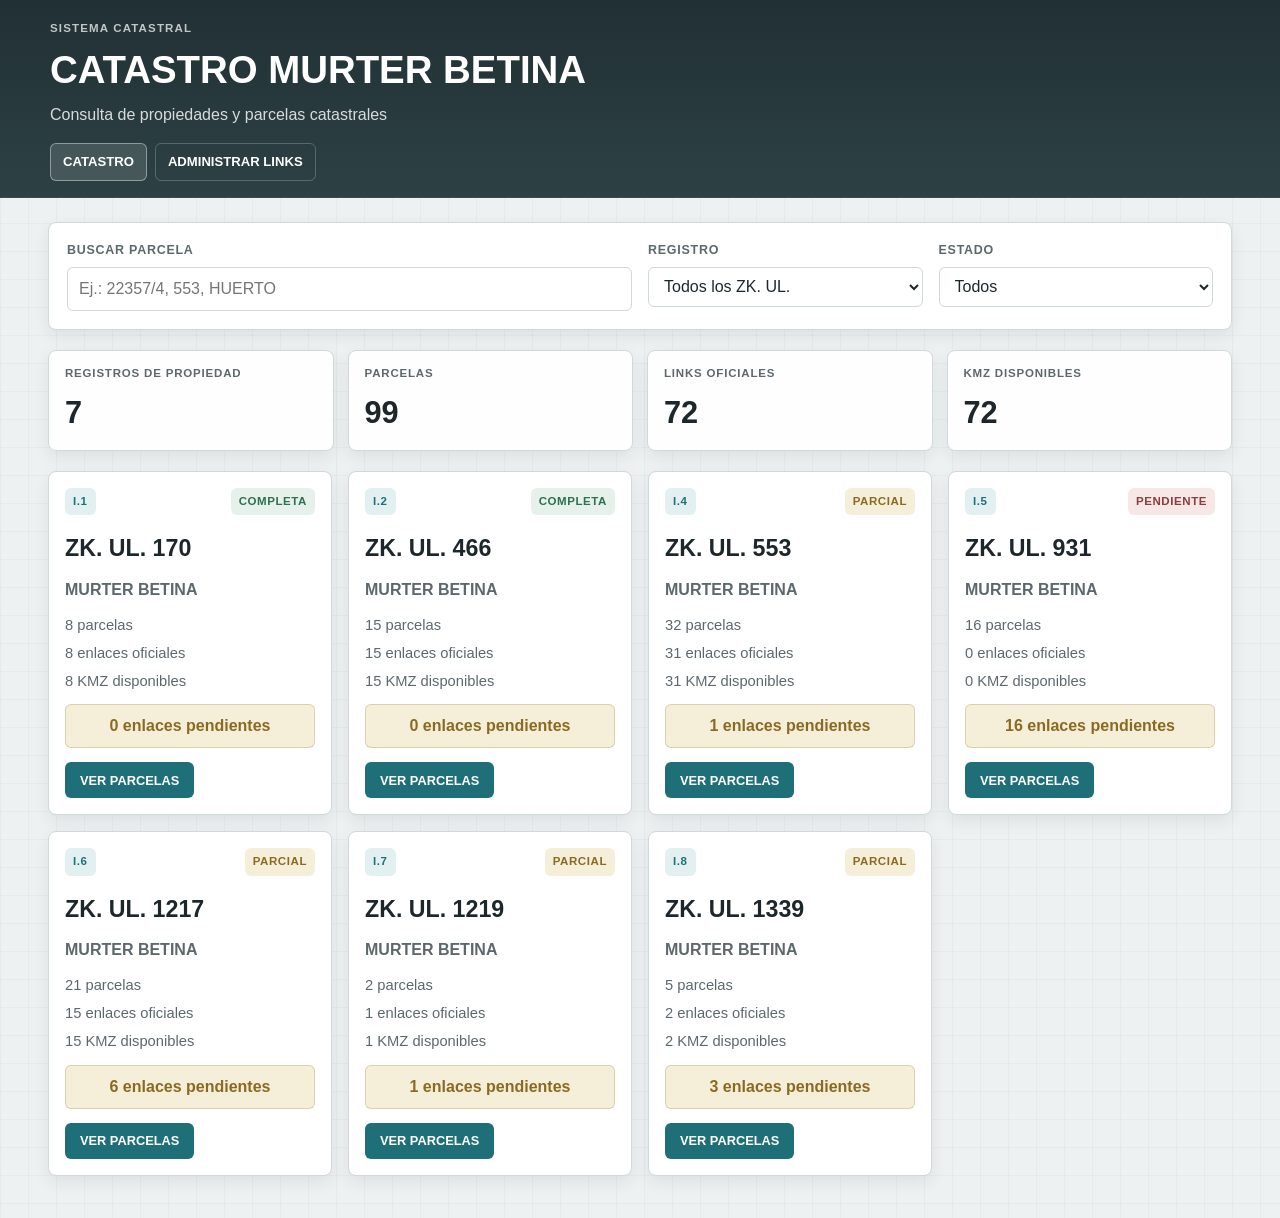
<file: index.html>
<!DOCTYPE html>
<html lang="es">
<head>
  <meta charset="UTF-8">
  <meta name="viewport" content="width=device-width, initial-scale=1.0">
  <title>Catastro Murter Betina</title>
  <link rel="stylesheet" href="css/styles.css">
</head>
<body>
  <header class="topbar">
    <div class="topbar-inner">
      <div class="brand-row">
        <div class="brand-block">
          <p class="eyebrow">Sistema catastral</p>
          <h1>CATASTRO MURTER BETINA</h1>
          <p class="subtitle">Consulta de propiedades y parcelas catastrales</p>
        </div>
      </div>

      <nav class="navbar" aria-label="Navegación principal">
        <a class="nav-link active" href="index.html">CATASTRO</a>
        <a class="nav-link" href="gestionar-links.html">ADMINISTRAR LINKS</a>
      </nav>
    </div>
  </header>

  <main class="page-shell">
    <section class="toolbar" aria-label="Búsqueda de parcelas">
      <div class="tool-group search-wide">
        <label for="searchInput">Buscar parcela</label>
        <input id="searchInput" type="search" placeholder="Ej.: 22357/4, 553, HUERTO" autocomplete="off">
      </div>
      <div class="tool-group">
        <label for="filtroZkul">Registro</label>
        <select id="filtroZkul">
          <option value="todos">Todos los ZK. UL.</option>
        </select>
      </div>
      <div class="tool-group">
        <label for="filtroEstado">Estado</label>
        <select id="filtroEstado">
          <option value="todos">Todos</option>
          <option value="completa">Completas</option>
          <option value="parcial">Parciales</option>
          <option value="pendiente">Pendientes</option>
        </select>
      </div>
    </section>

    <section class="summary-panel" aria-label="Resumen general">
      <div class="summary-card">
        <span class="summary-label">Registros de propiedad</span>
        <span id="summaryRegisters" class="summary-value">0</span>
      </div>
      <div class="summary-card">
        <span class="summary-label">Parcelas</span>
        <span id="summaryParcels" class="summary-value">0</span>
      </div>
      <div class="summary-card">
        <span class="summary-label">Links oficiales</span>
        <span id="summaryLinks" class="summary-value">0</span>
      </div>
      <div class="summary-card">
        <span class="summary-label">KMZ disponibles</span>
        <span id="summaryKmz" class="summary-value">0</span>
      </div>
    </section>

    <section id="propertyGrid" class="property-grid" aria-label="Mosaico de propiedades"></section>

    <section id="detailPanel" class="detail-panel" aria-live="polite"></section>
  </main>

  <div id="parcelModal" class="modal" aria-hidden="true">
    <div class="modal-card" role="dialog" aria-modal="true" aria-labelledby="modalTitle">
      <div class="modal-header">
        <h2 id="modalTitle">Detalle de parcela</h2>
        <button type="button" class="modal-close" aria-label="Cerrar">×</button>
      </div>
      <div class="modal-body">
        <div class="info-grid">
          <div class="info-row">
            <div class="info-label">Registro:</div>
            <div id="modalZkul" class="info-value"></div>
          </div>
          <div class="info-row">
            <div class="info-label">Parcela:</div>
            <div id="modalParcela" class="info-value"></div>
          </div>
          <div class="info-row">
            <div class="info-label">Designación:</div>
            <div id="modalDesignacion" class="info-value"></div>
          </div>
          <div class="info-row">
            <div class="info-label">Superficie:</div>
            <div id="modalSuperficie" class="info-value"></div>
          </div>
          <div class="info-row">
            <div class="info-label">Catastro:</div>
            <div id="modalCatastro" class="info-value"></div>
          </div>
          <div class="info-row">
            <div class="info-label">KMZ:</div>
            <div id="modalKmz" class="info-value"></div>
          </div>
        </div>
      </div>
    </div>
  </div>

  <script src="data/parcelas.js"></script>
  <script src="data/links.config.js"></script>
  <script src="js/storage.js"></script>
  <script src="js/app.js"></script>
</body>
</html>
</file>
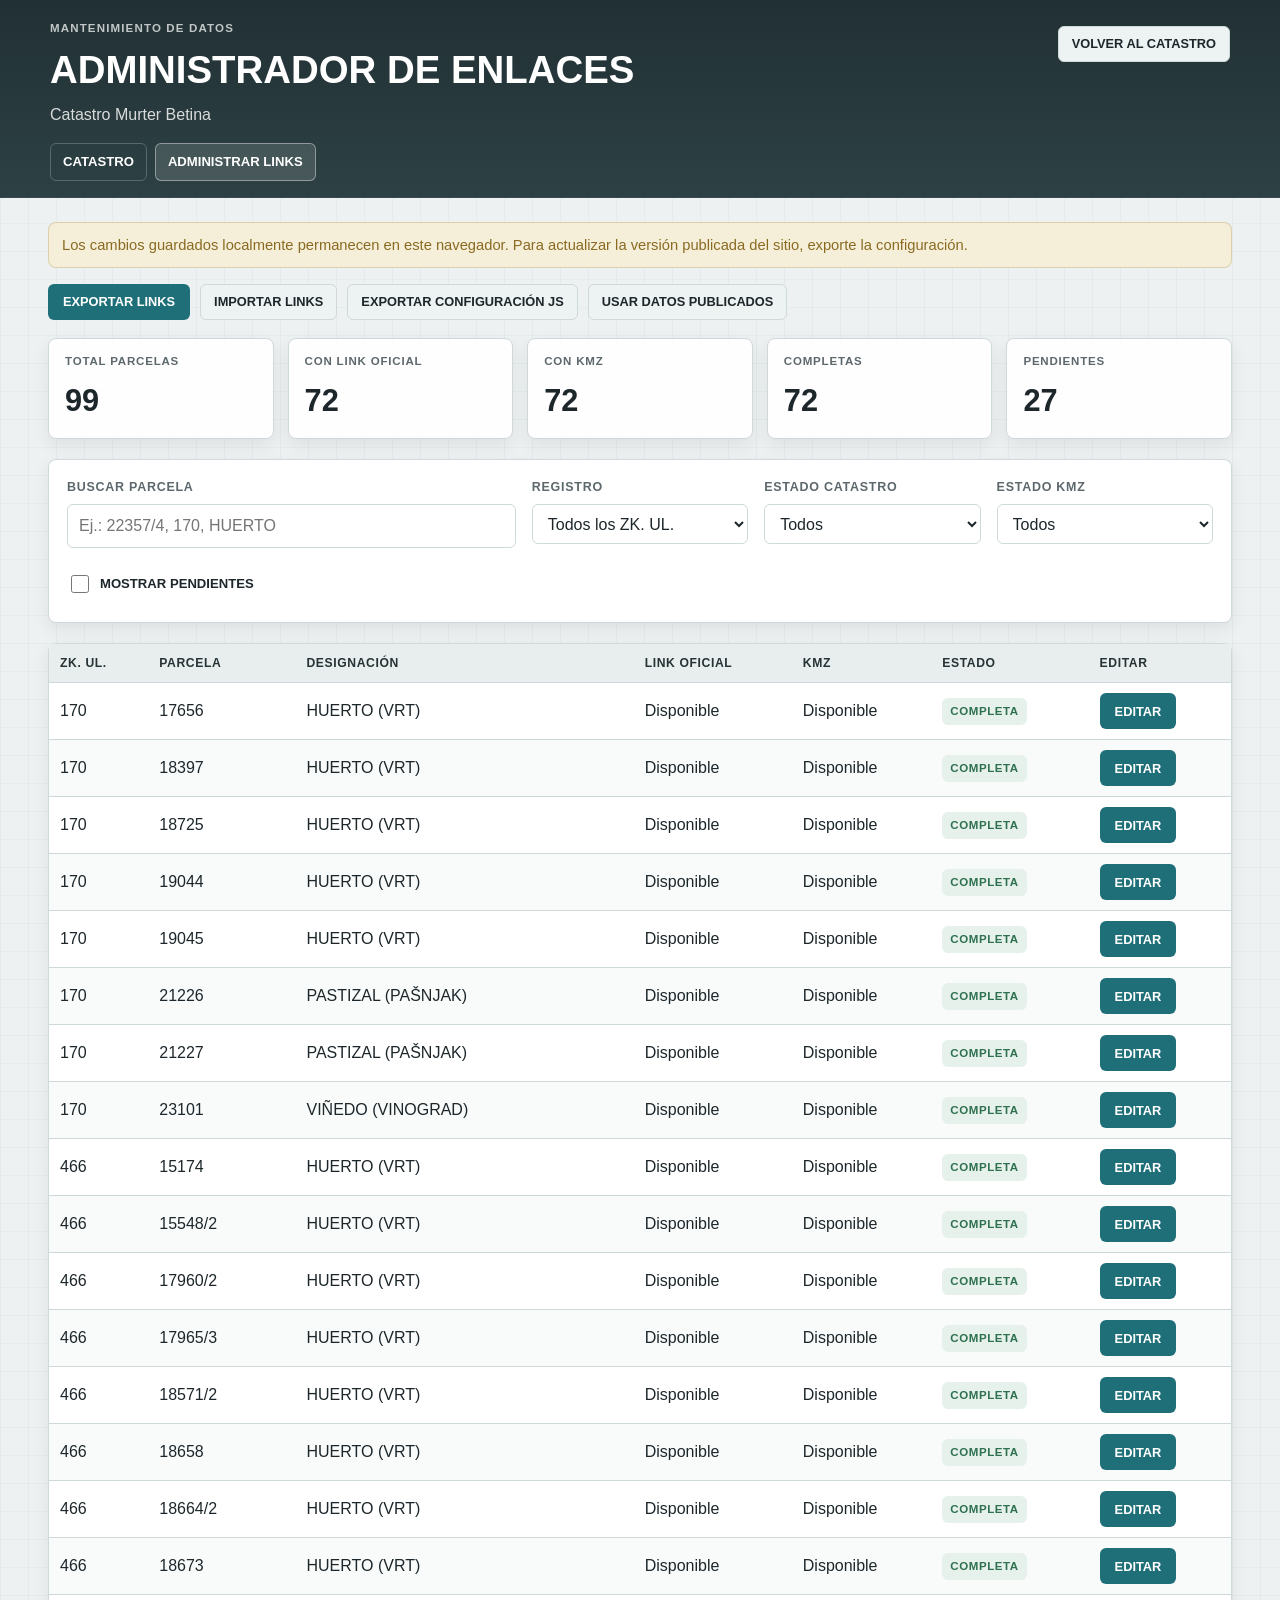
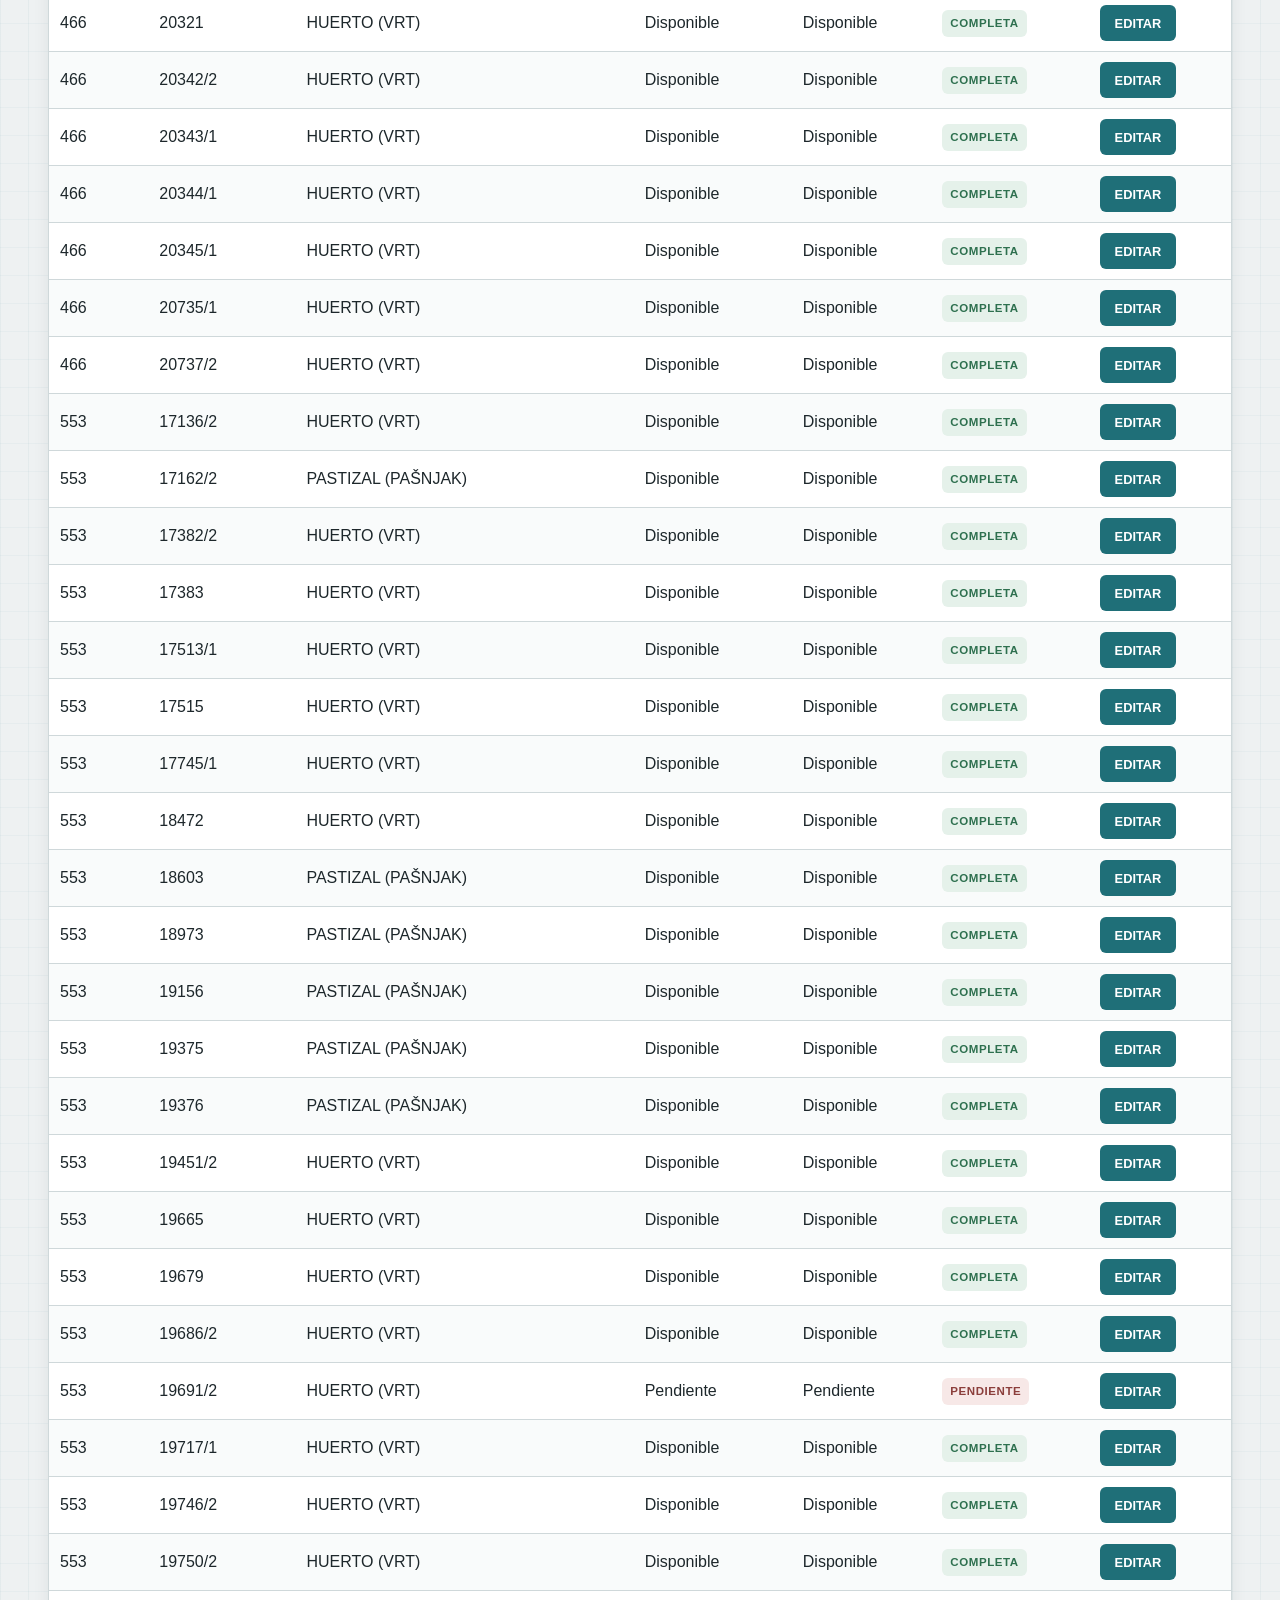
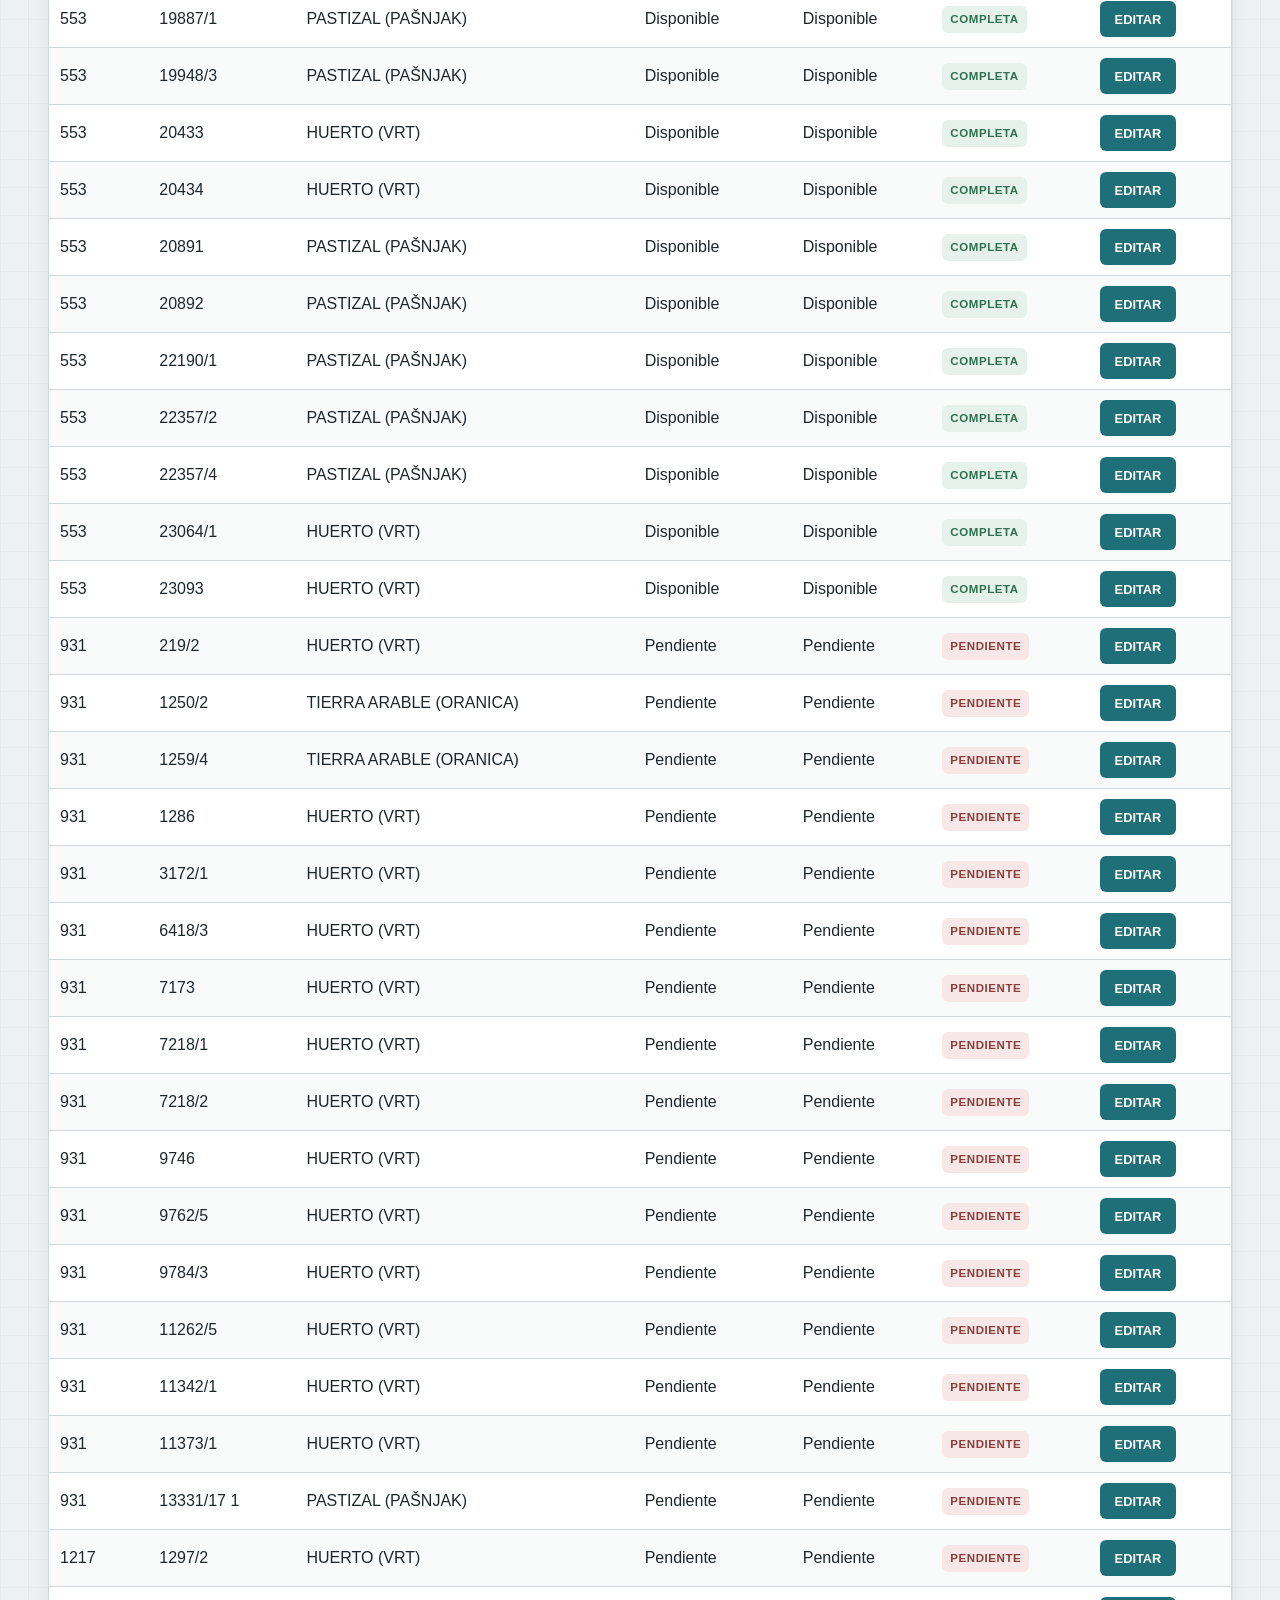
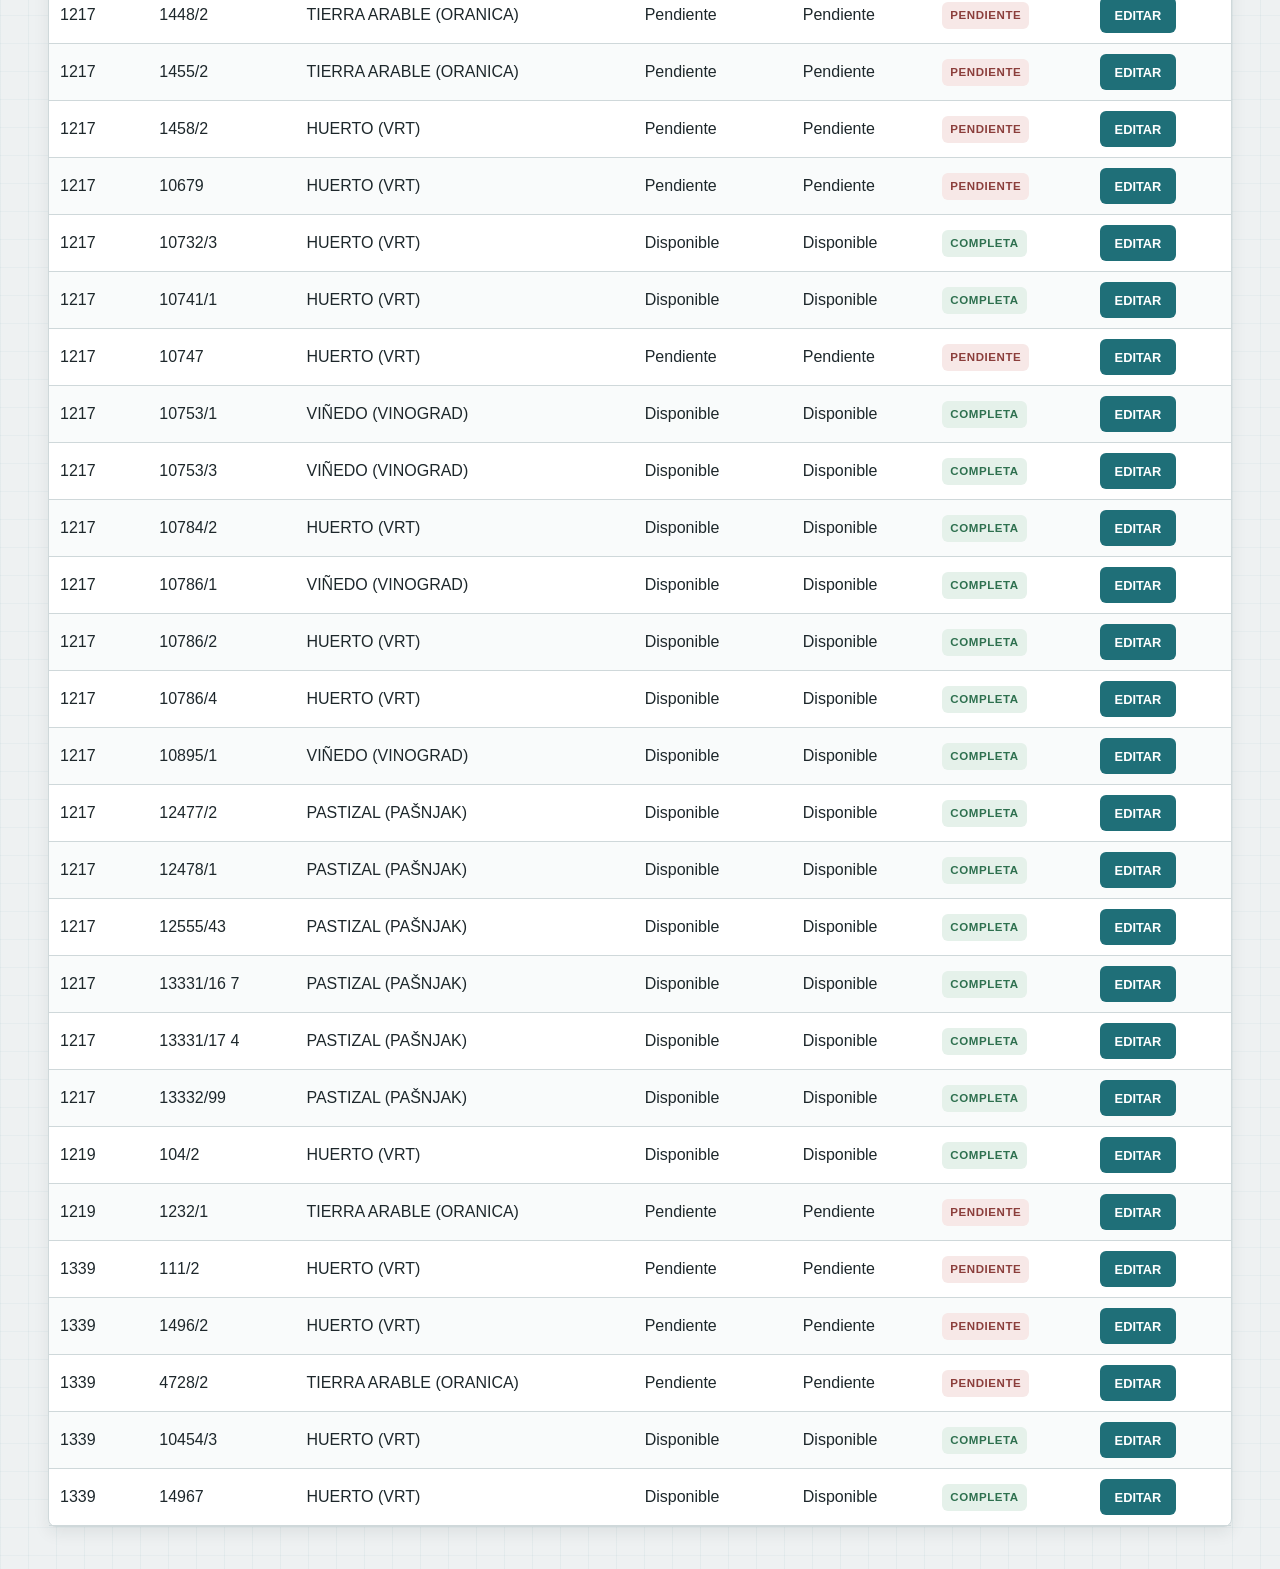
<file: gestionar-links.html>
<!DOCTYPE html>
<html lang="es">
<head>
  <meta charset="UTF-8">
  <meta name="viewport" content="width=device-width, initial-scale=1.0">
  <title>Administrador de enlaces - Catastro Murter Betina</title>
  <link rel="stylesheet" href="css/styles.css">
</head>
<body>
  <header class="topbar">
    <div class="topbar-inner">
      <div class="brand-row">
        <div class="brand-block">
          <p class="eyebrow">Mantenimiento de datos</p>
          <h1>ADMINISTRADOR DE ENLACES</h1>
          <p class="subtitle">Catastro Murter Betina</p>
        </div>
        <a class="secondary-button header-action" href="index.html">VOLVER AL CATASTRO</a>
      </div>

      <nav class="navbar" aria-label="Navegación principal">
        <a class="nav-link" href="index.html">CATASTRO</a>
        <a class="nav-link active" href="gestionar-links.html">ADMINISTRAR LINKS</a>
      </nav>
    </div>
  </header>

  <main class="page-shell">
    <p class="warning-banner">
      Los cambios guardados localmente permanecen en este navegador. Para actualizar la versión publicada del sitio, exporte la configuración.
    </p>

    <section class="admin-actions" aria-label="Importación y exportación">
      <button id="exportJsonBtn" type="button" class="primary-button">EXPORTAR LINKS</button>
      <button id="importJsonBtn" type="button" class="secondary-button">IMPORTAR LINKS</button>
      <button id="exportJsBtn" type="button" class="secondary-button">EXPORTAR CONFIGURACIÓN JS</button>
      <button id="clearLocalBtn" type="button" class="secondary-button">USAR DATOS PUBLICADOS</button>
      <input id="importInput" class="hidden-file-input" type="file" accept="application/json,.json">
    </section>

    <section class="admin-stats" aria-label="Indicadores del administrador">
      <div class="admin-stat">
        <span class="label">Total parcelas</span>
        <span id="statTotal" class="value">0</span>
      </div>
      <div class="admin-stat">
        <span class="label">Con link oficial</span>
        <span id="statOfficial" class="value">0</span>
      </div>
      <div class="admin-stat">
        <span class="label">Con KMZ</span>
        <span id="statKmz" class="value">0</span>
      </div>
      <div class="admin-stat">
        <span class="label">Completas</span>
        <span id="statComplete" class="value">0</span>
      </div>
      <div class="admin-stat">
        <span class="label">Pendientes</span>
        <span id="statPending" class="value">0</span>
      </div>
    </section>

    <section class="admin-toolbar" aria-label="Filtros del administrador">
      <div class="tool-group search-wide">
        <label for="searchInput">Buscar parcela</label>
        <input id="searchInput" type="search" placeholder="Ej.: 22357/4, 170, HUERTO" autocomplete="off">
      </div>
      <div class="tool-group">
        <label for="filtroZkul">Registro</label>
        <select id="filtroZkul">
          <option value="todos">Todos los ZK. UL.</option>
        </select>
      </div>
      <div class="tool-group">
        <label for="filtroCatastro">Estado Catastro</label>
        <select id="filtroCatastro">
          <option value="todos">Todos</option>
          <option value="con">Con link</option>
          <option value="sin">Sin link</option>
        </select>
      </div>
      <div class="tool-group">
        <label for="filtroKmz">Estado KMZ</label>
        <select id="filtroKmz">
          <option value="todos">Todos</option>
          <option value="con">Con KMZ</option>
          <option value="sin">Sin KMZ</option>
        </select>
      </div>
      <label class="checkbox-row">
        <input id="togglePendientes" type="checkbox">
        <span>MOSTRAR PENDIENTES</span>
      </label>
    </section>

    <section class="table-shell" aria-label="Tabla de administración">
      <div class="table-wrap no-pad">
        <table class="admin-table">
          <thead>
            <tr>
              <th>ZK. UL.</th>
              <th>Parcela</th>
              <th>Designación</th>
              <th>Link oficial</th>
              <th>KMZ</th>
              <th>Estado</th>
              <th>Editar</th>
            </tr>
          </thead>
          <tbody id="adminTableBody"></tbody>
        </table>
      </div>
    </section>
  </main>

  <div id="editModal" class="modal" aria-hidden="true">
    <div class="modal-card wide-modal" role="dialog" aria-modal="true" aria-labelledby="editModalTitle">
      <div class="modal-header">
        <h2 id="editModalTitle">Editar enlaces</h2>
        <button id="modalCloseBtn" type="button" class="modal-close" aria-label="Cerrar">×</button>
      </div>
      <div class="modal-body">
        <div class="form-grid">
          <div class="form-field">
            <label for="modalRegistro">Registro</label>
            <input id="modalRegistro" type="text" readonly>
          </div>
          <div class="form-field">
            <label for="modalParcela">Parcela</label>
            <input id="modalParcela" type="text" readonly>
          </div>
          <div class="form-field">
            <label for="modalDesignacion">Designación</label>
            <input id="modalDesignacion" type="text" readonly>
          </div>
          <div class="form-field">
            <label for="modalUrlOficial">URL oficial</label>
            <input id="modalUrlOficial" type="url" placeholder="https://...">
          </div>
          <div class="form-field">
            <label for="modalUrlKmz">URL KMZ</label>
            <input id="modalUrlKmz" type="url" placeholder="https://...">
          </div>
        </div>

        <p id="alertMessage" class="alert-message" role="alert"></p>

        <div class="form-actions between">
          <div class="form-inline">
            <button id="btnAnterior" type="button" class="secondary-button">ANTERIOR</button>
            <button id="btnSiguiente" type="button" class="secondary-button">SIGUIENTE</button>
            <button id="btnCopiarId" type="button" class="secondary-button">COPIAR ID</button>
          </div>
          <div class="form-inline">
            <button id="btnAbrirLink" type="button" class="secondary-button">ABRIR LINK</button>
            <button id="btnCopiarLink" type="button" class="secondary-button">COPIAR LINK</button>
            <button id="btnAbrirKmz" type="button" class="secondary-button">ABRIR KMZ</button>
            <button id="btnCopiarKmz" type="button" class="secondary-button">COPIAR KMZ</button>
            <button id="btnCancelar" type="button" class="secondary-button">CANCELAR</button>
            <button id="btnGuardar" type="button" class="primary-button">GUARDAR</button>
          </div>
        </div>
      </div>
    </div>
  </div>

  <div id="confirmModal" class="modal" aria-hidden="true">
    <div class="modal-card confirm-card" role="dialog" aria-modal="true" aria-labelledby="confirmTitle">
      <div class="modal-header">
        <h2 id="confirmTitle">Confirmar importación</h2>
      </div>
      <div class="modal-body">
        <p id="confirmMessage">Se sobrescribirá la configuración local actual.</p>
        <div class="form-actions">
          <button id="confirmCancel" type="button" class="secondary-button">CANCELAR</button>
          <button id="confirmAccept" type="button" class="primary-button">IMPORTAR</button>
        </div>
      </div>
    </div>
  </div>

  <script src="data/parcelas.js"></script>
  <script src="data/links.config.js"></script>
  <script src="js/storage.js"></script>
  <script src="js/gestionar-links.js"></script>
</body>
</html>
</file>
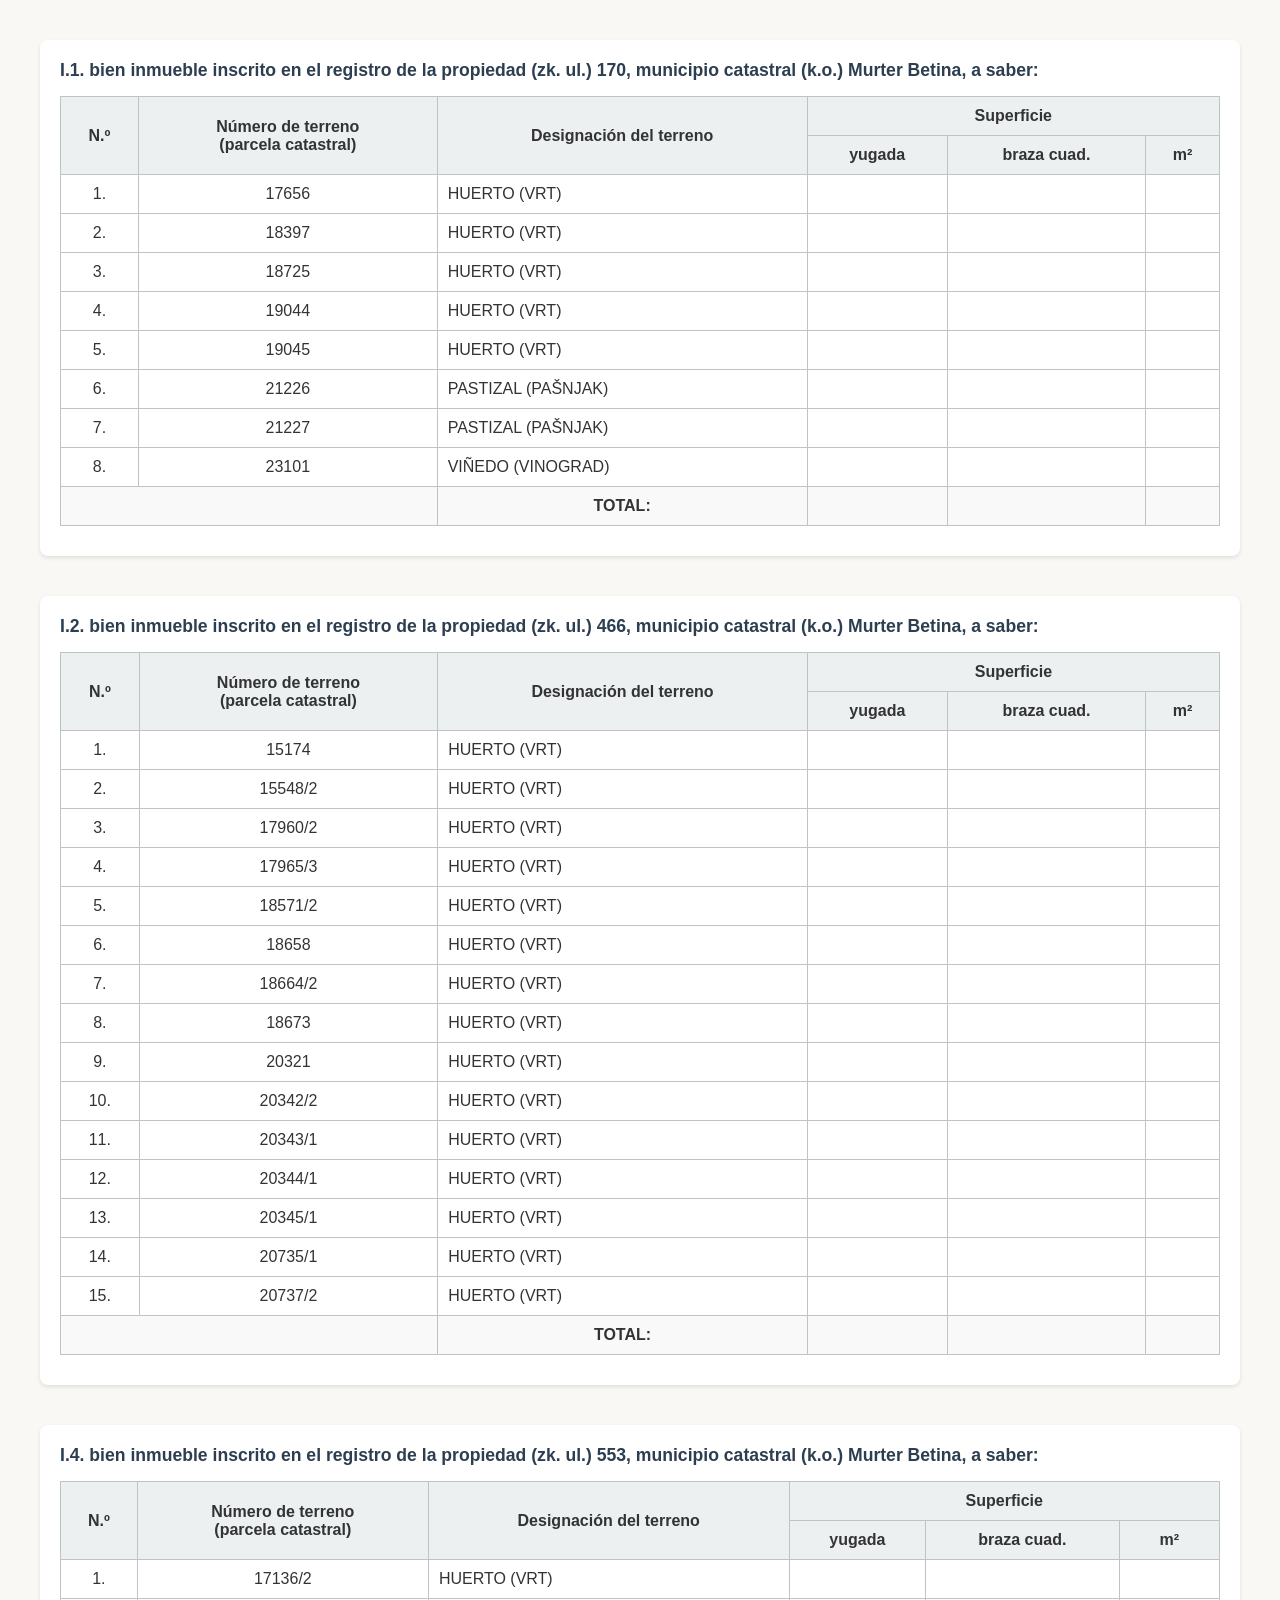
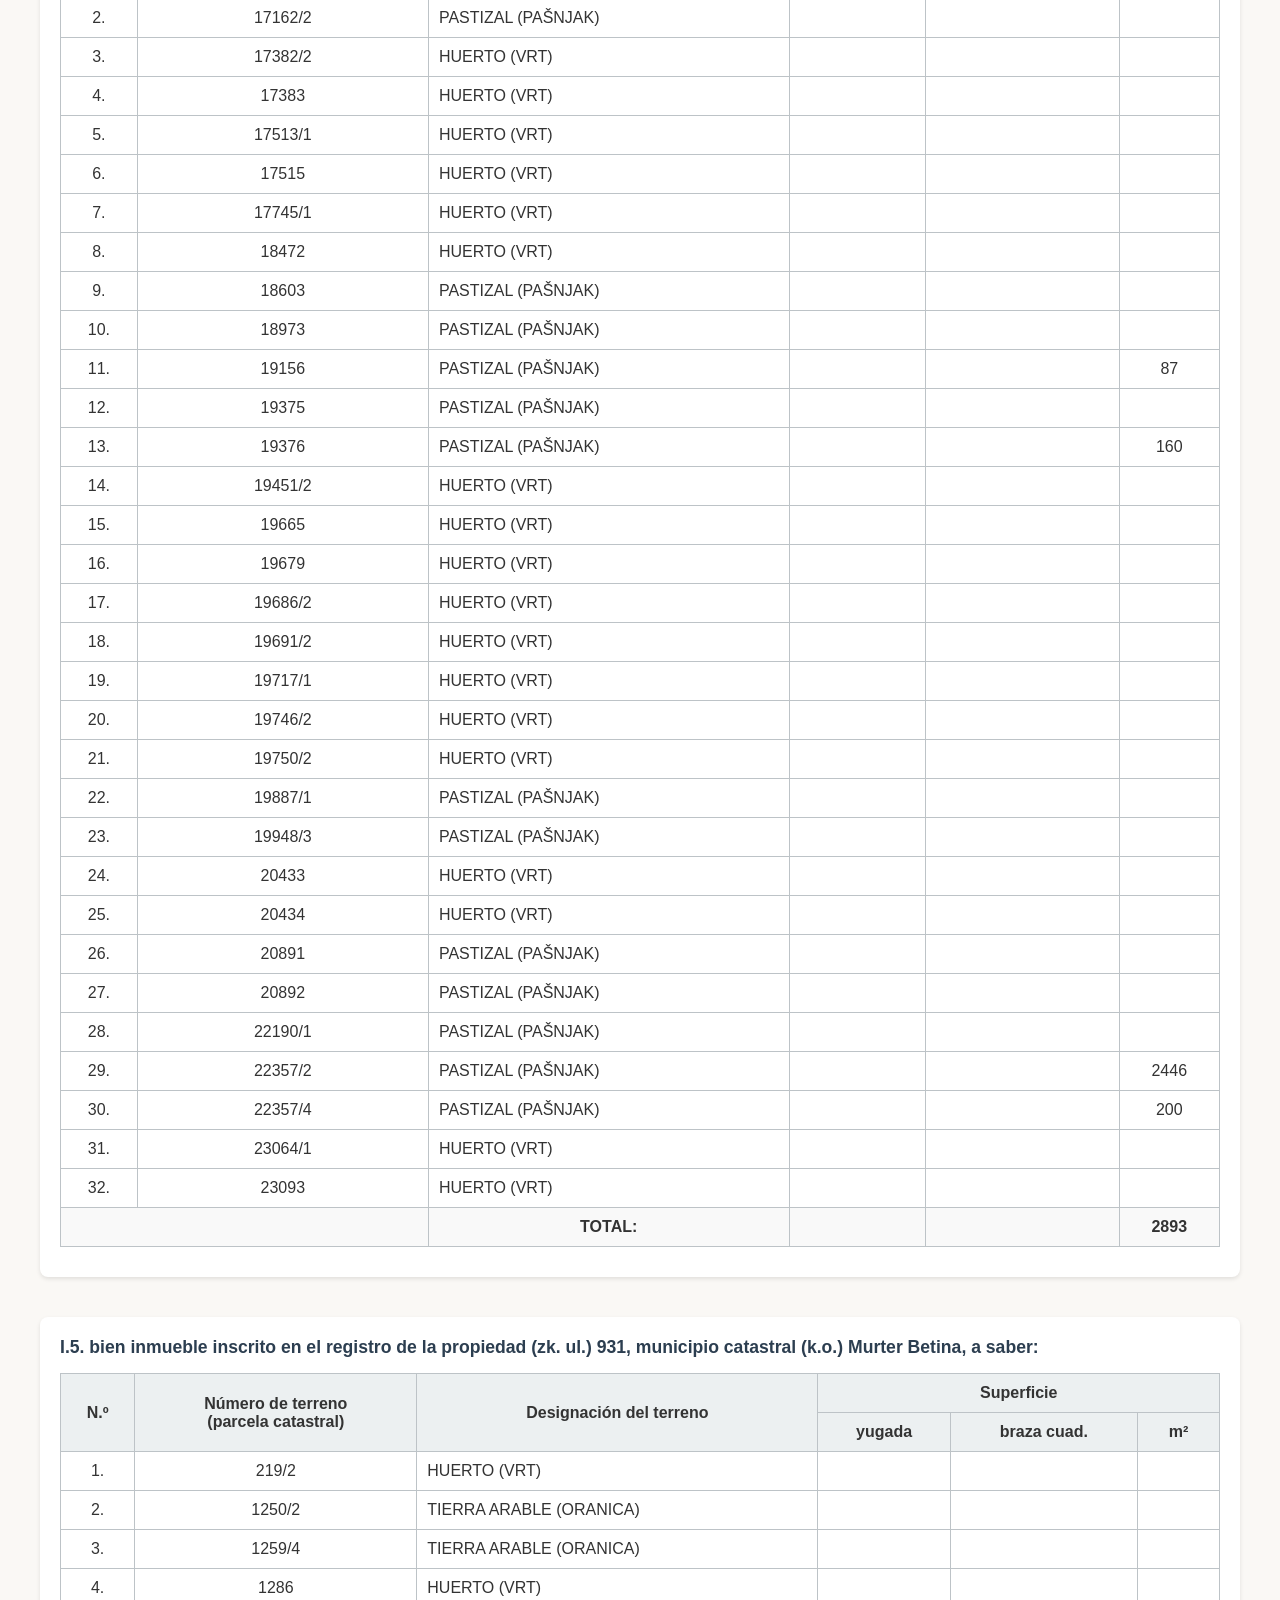
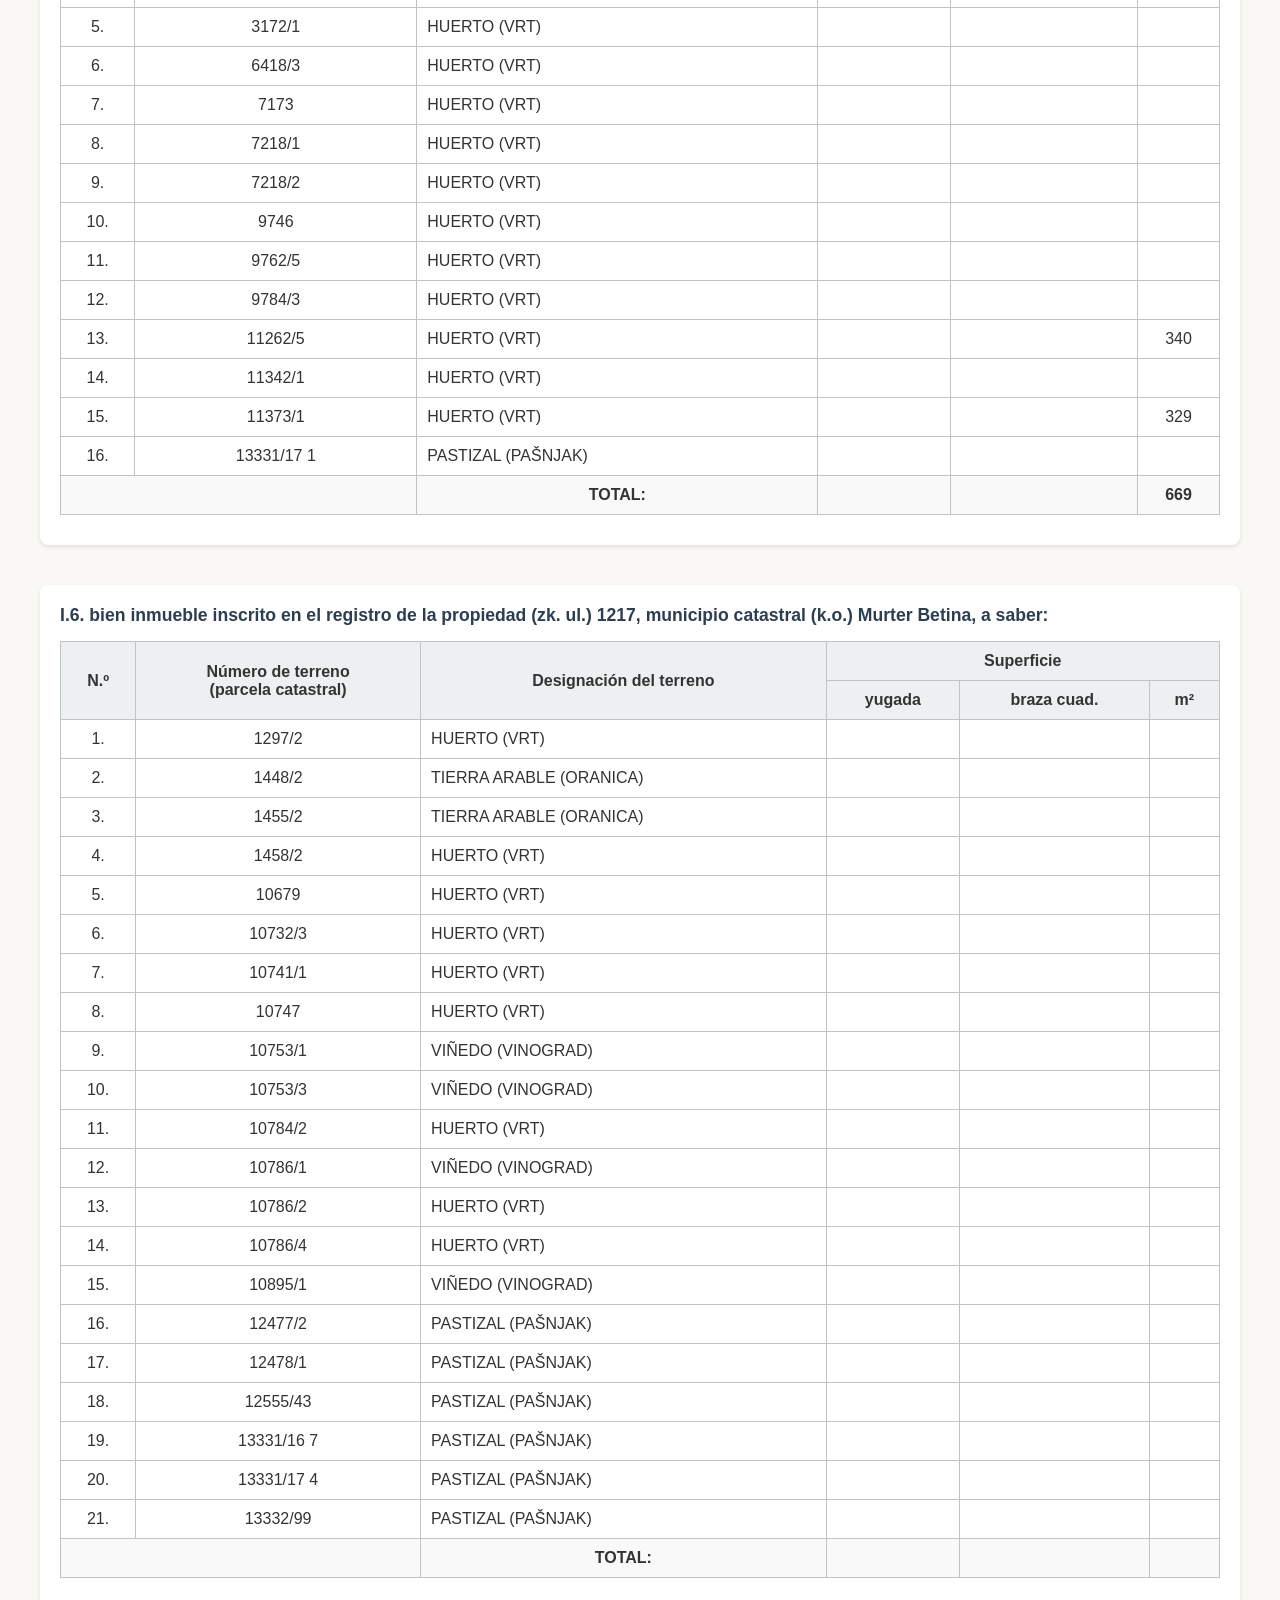
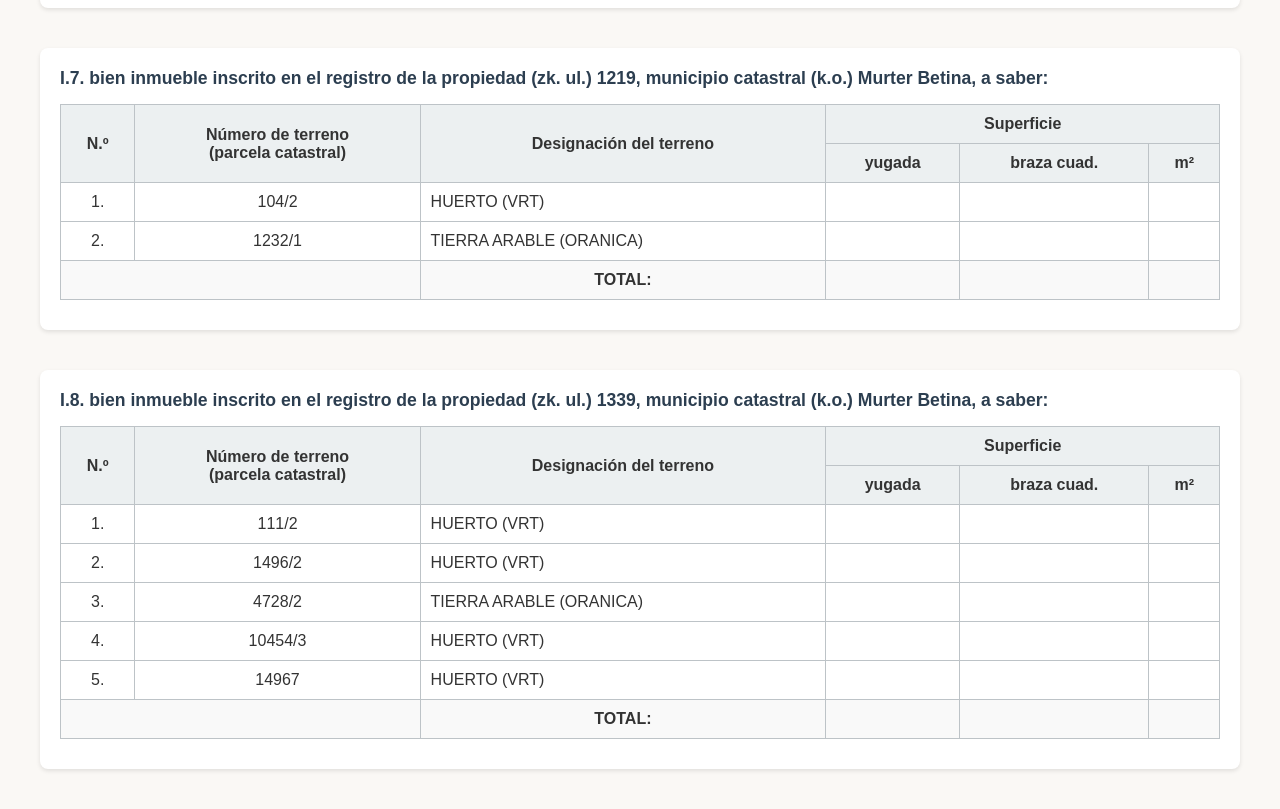
<file: tablas.html>
<!DOCTYPE html>
<html lang="es">
<head>
<meta charset="UTF-8">
<title>Tablas Catastrales - Murter Betina</title>
<style>
    body {
        font-family: Arial, sans-serif;
        margin: 40px;
        color: #333;
        background-color: #faf8f5;
    }
    .table-container {
        margin-bottom: 40px;
        background-color: #fff;
        padding: 20px;
        border-radius: 8px;
        box-shadow: 0 2px 4px rgba(0,0,0,0.1);
    }
    .description {
        font-size: 1.1em;
        font-weight: bold;
        margin-bottom: 15px;
        color: #2c3e50;
    }
    table {
        border-collapse: collapse;
        width: 100%;
        margin-bottom: 10px;
    }
    th, td {
        border: 1px solid #bdc3c7;
        padding: 10px;
        text-align: center;
    }
    th {
        background-color: #ecf0f1;
        font-weight: bold;
    }
    td:nth-child(3) {
        text-align: left;
    }
    .total-row {
        font-weight: bold;
        background-color: #f9f9f9;
    }
</style>
</head>
<body>

    <div class="table-container">
        <div class="description">I.1. bien inmueble inscrito en el registro de la propiedad (zk. ul.) 170, municipio catastral (k.o.) Murter Betina, a saber:</div>
        <table>
            <tr>
                <th rowspan="2">N.º</th>
                <th rowspan="2">Número de terreno<br>(parcela catastral)</th>
                <th rowspan="2">Designación del terreno</th>
                <th colspan="3">Superficie</th>
            </tr>
            <tr>
                <th>yugada</th>
                <th>braza cuad.</th>
                <th>m²</th>
            </tr>
            <tr><td>1.</td><td>17656</td><td>HUERTO (VRT)</td><td></td><td></td><td></td></tr>
            <tr><td>2.</td><td>18397</td><td>HUERTO (VRT)</td><td></td><td></td><td></td></tr>
            <tr><td>3.</td><td>18725</td><td>HUERTO (VRT)</td><td></td><td></td><td></td></tr>
            <tr><td>4.</td><td>19044</td><td>HUERTO (VRT)</td><td></td><td></td><td></td></tr>
            <tr><td>5.</td><td>19045</td><td>HUERTO (VRT)</td><td></td><td></td><td></td></tr>
            <tr><td>6.</td><td>21226</td><td>PASTIZAL (PAŠNJAK)</td><td></td><td></td><td></td></tr>
            <tr><td>7.</td><td>21227</td><td>PASTIZAL (PAŠNJAK)</td><td></td><td></td><td></td></tr>
            <tr><td>8.</td><td>23101</td><td>VIÑEDO (VINOGRAD)</td><td></td><td></td><td></td></tr>
            <tr class="total-row"><td colspan="2"></td><td>TOTAL:</td><td></td><td></td><td></td></tr>
        </table>
    </div>

    <div class="table-container">
        <div class="description">I.2. bien inmueble inscrito en el registro de la propiedad (zk. ul.) 466, municipio catastral (k.o.) Murter Betina, a saber:</div>
        <table>
            <tr>
                <th rowspan="2">N.º</th>
                <th rowspan="2">Número de terreno<br>(parcela catastral)</th>
                <th rowspan="2">Designación del terreno</th>
                <th colspan="3">Superficie</th>
            </tr>
            <tr>
                <th>yugada</th>
                <th>braza cuad.</th>
                <th>m²</th>
            </tr>
            <tr><td>1.</td><td>15174</td><td>HUERTO (VRT)</td><td></td><td></td><td></td></tr>
            <tr><td>2.</td><td>15548/2</td><td>HUERTO (VRT)</td><td></td><td></td><td></td></tr>
            <tr><td>3.</td><td>17960/2</td><td>HUERTO (VRT)</td><td></td><td></td><td></td></tr>
            <tr><td>4.</td><td>17965/3</td><td>HUERTO (VRT)</td><td></td><td></td><td></td></tr>
            <tr><td>5.</td><td>18571/2</td><td>HUERTO (VRT)</td><td></td><td></td><td></td></tr>
            <tr><td>6.</td><td>18658</td><td>HUERTO (VRT)</td><td></td><td></td><td></td></tr>
            <tr><td>7.</td><td>18664/2</td><td>HUERTO (VRT)</td><td></td><td></td><td></td></tr>
            <tr><td>8.</td><td>18673</td><td>HUERTO (VRT)</td><td></td><td></td><td></td></tr>
            <tr><td>9.</td><td>20321</td><td>HUERTO (VRT)</td><td></td><td></td><td></td></tr>
            <tr><td>10.</td><td>20342/2</td><td>HUERTO (VRT)</td><td></td><td></td><td></td></tr>
            <tr><td>11.</td><td>20343/1</td><td>HUERTO (VRT)</td><td></td><td></td><td></td></tr>
            <tr><td>12.</td><td>20344/1</td><td>HUERTO (VRT)</td><td></td><td></td><td></td></tr>
            <tr><td>13.</td><td>20345/1</td><td>HUERTO (VRT)</td><td></td><td></td><td></td></tr>
            <tr><td>14.</td><td>20735/1</td><td>HUERTO (VRT)</td><td></td><td></td><td></td></tr>
            <tr><td>15.</td><td>20737/2</td><td>HUERTO (VRT)</td><td></td><td></td><td></td></tr>
            <tr class="total-row"><td colspan="2"></td><td>TOTAL:</td><td></td><td></td><td></td></tr>
        </table>
    </div>

    <div class="table-container">
        <div class="description">I.4. bien inmueble inscrito en el registro de la propiedad (zk. ul.) 553, municipio catastral (k.o.) Murter Betina, a saber:</div>
        <table>
            <tr>
                <th rowspan="2">N.º</th>
                <th rowspan="2">Número de terreno<br>(parcela catastral)</th>
                <th rowspan="2">Designación del terreno</th>
                <th colspan="3">Superficie</th>
            </tr>
            <tr>
                <th>yugada</th>
                <th>braza cuad.</th>
                <th>m²</th>
            </tr>
            <tr><td>1.</td><td>17136/2</td><td>HUERTO (VRT)</td><td></td><td></td><td></td></tr>
            <tr><td>2.</td><td>17162/2</td><td>PASTIZAL (PAŠNJAK)</td><td></td><td></td><td></td></tr>
            <tr><td>3.</td><td>17382/2</td><td>HUERTO (VRT)</td><td></td><td></td><td></td></tr>
            <tr><td>4.</td><td>17383</td><td>HUERTO (VRT)</td><td></td><td></td><td></td></tr>
            <tr><td>5.</td><td>17513/1</td><td>HUERTO (VRT)</td><td></td><td></td><td></td></tr>
            <tr><td>6.</td><td>17515</td><td>HUERTO (VRT)</td><td></td><td></td><td></td></tr>
            <tr><td>7.</td><td>17745/1</td><td>HUERTO (VRT)</td><td></td><td></td><td></td></tr>
            <tr><td>8.</td><td>18472</td><td>HUERTO (VRT)</td><td></td><td></td><td></td></tr>
            <tr><td>9.</td><td>18603</td><td>PASTIZAL (PAŠNJAK)</td><td></td><td></td><td></td></tr>
            <tr><td>10.</td><td>18973</td><td>PASTIZAL (PAŠNJAK)</td><td></td><td></td><td></td></tr>
            <tr><td>11.</td><td>19156</td><td>PASTIZAL (PAŠNJAK)</td><td></td><td></td><td>87</td></tr>
            <tr><td>12.</td><td>19375</td><td>PASTIZAL (PAŠNJAK)</td><td></td><td></td><td></td></tr>
            <tr><td>13.</td><td>19376</td><td>PASTIZAL (PAŠNJAK)</td><td></td><td></td><td>160</td></tr>
            <tr><td>14.</td><td>19451/2</td><td>HUERTO (VRT)</td><td></td><td></td><td></td></tr>
            <tr><td>15.</td><td>19665</td><td>HUERTO (VRT)</td><td></td><td></td><td></td></tr>
            <tr><td>16.</td><td>19679</td><td>HUERTO (VRT)</td><td></td><td></td><td></td></tr>
            <tr><td>17.</td><td>19686/2</td><td>HUERTO (VRT)</td><td></td><td></td><td></td></tr>
            <tr><td>18.</td><td>19691/2</td><td>HUERTO (VRT)</td><td></td><td></td><td></td></tr>
            <tr><td>19.</td><td>19717/1</td><td>HUERTO (VRT)</td><td></td><td></td><td></td></tr>
            <tr><td>20.</td><td>19746/2</td><td>HUERTO (VRT)</td><td></td><td></td><td></td></tr>
            <tr><td>21.</td><td>19750/2</td><td>HUERTO (VRT)</td><td></td><td></td><td></td></tr>
            <tr><td>22.</td><td>19887/1</td><td>PASTIZAL (PAŠNJAK)</td><td></td><td></td><td></td></tr>
            <tr><td>23.</td><td>19948/3</td><td>PASTIZAL (PAŠNJAK)</td><td></td><td></td><td></td></tr>
            <tr><td>24.</td><td>20433</td><td>HUERTO (VRT)</td><td></td><td></td><td></td></tr>
            <tr><td>25.</td><td>20434</td><td>HUERTO (VRT)</td><td></td><td></td><td></td></tr>
            <tr><td>26.</td><td>20891</td><td>PASTIZAL (PAŠNJAK)</td><td></td><td></td><td></td></tr>
            <tr><td>27.</td><td>20892</td><td>PASTIZAL (PAŠNJAK)</td><td></td><td></td><td></td></tr>
            <tr><td>28.</td><td>22190/1</td><td>PASTIZAL (PAŠNJAK)</td><td></td><td></td><td></td></tr>
            <tr><td>29.</td><td>22357/2</td><td>PASTIZAL (PAŠNJAK)</td><td></td><td></td><td>2446</td></tr>
            <tr><td>30.</td><td>22357/4</td><td>PASTIZAL (PAŠNJAK)</td><td></td><td></td><td>200</td></tr>
            <tr><td>31.</td><td>23064/1</td><td>HUERTO (VRT)</td><td></td><td></td><td></td></tr>
            <tr><td>32.</td><td>23093</td><td>HUERTO (VRT)</td><td></td><td></td><td></td></tr>
            <tr class="total-row"><td colspan="2"></td><td>TOTAL:</td><td></td><td></td><td>2893</td></tr>
        </table>
    </div>

    <div class="table-container">
        <div class="description">I.5. bien inmueble inscrito en el registro de la propiedad (zk. ul.) 931, municipio catastral (k.o.) Murter Betina, a saber:</div>
        <table>
            <tr>
                <th rowspan="2">N.º</th>
                <th rowspan="2">Número de terreno<br>(parcela catastral)</th>
                <th rowspan="2">Designación del terreno</th>
                <th colspan="3">Superficie</th>
            </tr>
            <tr>
                <th>yugada</th>
                <th>braza cuad.</th>
                <th>m²</th>
            </tr>
            <tr><td>1.</td><td>219/2</td><td>HUERTO (VRT)</td><td></td><td></td><td></td></tr>
            <tr><td>2.</td><td>1250/2</td><td>TIERRA ARABLE (ORANICA)</td><td></td><td></td><td></td></tr>
            <tr><td>3.</td><td>1259/4</td><td>TIERRA ARABLE (ORANICA)</td><td></td><td></td><td></td></tr>
            <tr><td>4.</td><td>1286</td><td>HUERTO (VRT)</td><td></td><td></td><td></td></tr>
            <tr><td>5.</td><td>3172/1</td><td>HUERTO (VRT)</td><td></td><td></td><td></td></tr>
            <tr><td>6.</td><td>6418/3</td><td>HUERTO (VRT)</td><td></td><td></td><td></td></tr>
            <tr><td>7.</td><td>7173</td><td>HUERTO (VRT)</td><td></td><td></td><td></td></tr>
            <tr><td>8.</td><td>7218/1</td><td>HUERTO (VRT)</td><td></td><td></td><td></td></tr>
            <tr><td>9.</td><td>7218/2</td><td>HUERTO (VRT)</td><td></td><td></td><td></td></tr>
            <tr><td>10.</td><td>9746</td><td>HUERTO (VRT)</td><td></td><td></td><td></td></tr>
            <tr><td>11.</td><td>9762/5</td><td>HUERTO (VRT)</td><td></td><td></td><td></td></tr>
            <tr><td>12.</td><td>9784/3</td><td>HUERTO (VRT)</td><td></td><td></td><td></td></tr>
            <tr><td>13.</td><td>11262/5</td><td>HUERTO (VRT)</td><td></td><td></td><td>340</td></tr>
            <tr><td>14.</td><td>11342/1</td><td>HUERTO (VRT)</td><td></td><td></td><td></td></tr>
            <tr><td>15.</td><td>11373/1</td><td>HUERTO (VRT)</td><td></td><td></td><td>329</td></tr>
            <tr><td>16.</td><td>13331/17 1</td><td>PASTIZAL (PAŠNJAK)</td><td></td><td></td><td></td></tr>
            <tr class="total-row"><td colspan="2"></td><td>TOTAL:</td><td></td><td></td><td>669</td></tr>
        </table>
    </div>

    <div class="table-container">
        <div class="description">I.6. bien inmueble inscrito en el registro de la propiedad (zk. ul.) 1217, municipio catastral (k.o.) Murter Betina, a saber:</div>
        <table>
            <tr>
                <th rowspan="2">N.º</th>
                <th rowspan="2">Número de terreno<br>(parcela catastral)</th>
                <th rowspan="2">Designación del terreno</th>
                <th colspan="3">Superficie</th>
            </tr>
            <tr>
                <th>yugada</th>
                <th>braza cuad.</th>
                <th>m²</th>
            </tr>
            <tr><td>1.</td><td>1297/2</td><td>HUERTO (VRT)</td><td></td><td></td><td></td></tr>
            <tr><td>2.</td><td>1448/2</td><td>TIERRA ARABLE (ORANICA)</td><td></td><td></td><td></td></tr>
            <tr><td>3.</td><td>1455/2</td><td>TIERRA ARABLE (ORANICA)</td><td></td><td></td><td></td></tr>
            <tr><td>4.</td><td>1458/2</td><td>HUERTO (VRT)</td><td></td><td></td><td></td></tr>
            <tr><td>5.</td><td>10679</td><td>HUERTO (VRT)</td><td></td><td></td><td></td></tr>
            <tr><td>6.</td><td>10732/3</td><td>HUERTO (VRT)</td><td></td><td></td><td></td></tr>
            <tr><td>7.</td><td>10741/1</td><td>HUERTO (VRT)</td><td></td><td></td><td></td></tr>
            <tr><td>8.</td><td>10747</td><td>HUERTO (VRT)</td><td></td><td></td><td></td></tr>
            <tr><td>9.</td><td>10753/1</td><td>VIÑEDO (VINOGRAD)</td><td></td><td></td><td></td></tr>
            <tr><td>10.</td><td>10753/3</td><td>VIÑEDO (VINOGRAD)</td><td></td><td></td><td></td></tr>
            <tr><td>11.</td><td>10784/2</td><td>HUERTO (VRT)</td><td></td><td></td><td></td></tr>
            <tr><td>12.</td><td>10786/1</td><td>VIÑEDO (VINOGRAD)</td><td></td><td></td><td></td></tr>
            <tr><td>13.</td><td>10786/2</td><td>HUERTO (VRT)</td><td></td><td></td><td></td></tr>
            <tr><td>14.</td><td>10786/4</td><td>HUERTO (VRT)</td><td></td><td></td><td></td></tr>
            <tr><td>15.</td><td>10895/1</td><td>VIÑEDO (VINOGRAD)</td><td></td><td></td><td></td></tr>
            <tr><td>16.</td><td>12477/2</td><td>PASTIZAL (PAŠNJAK)</td><td></td><td></td><td></td></tr>
            <tr><td>17.</td><td>12478/1</td><td>PASTIZAL (PAŠNJAK)</td><td></td><td></td><td></td></tr>
            <tr><td>18.</td><td>12555/43</td><td>PASTIZAL (PAŠNJAK)</td><td></td><td></td><td></td></tr>
            <tr><td>19.</td><td>13331/16 7</td><td>PASTIZAL (PAŠNJAK)</td><td></td><td></td><td></td></tr>
            <tr><td>20.</td><td>13331/17 4</td><td>PASTIZAL (PAŠNJAK)</td><td></td><td></td><td></td></tr>
            <tr><td>21.</td><td>13332/99</td><td>PASTIZAL (PAŠNJAK)</td><td></td><td></td><td></td></tr>
            <tr class="total-row"><td colspan="2"></td><td>TOTAL:</td><td></td><td></td><td></td></tr>
        </table>
    </div>

    <div class="table-container">
        <div class="description">I.7. bien inmueble inscrito en el registro de la propiedad (zk. ul.) 1219, municipio catastral (k.o.) Murter Betina, a saber:</div>
        <table>
            <tr>
                <th rowspan="2">N.º</th>
                <th rowspan="2">Número de terreno<br>(parcela catastral)</th>
                <th rowspan="2">Designación del terreno</th>
                <th colspan="3">Superficie</th>
            </tr>
            <tr>
                <th>yugada</th>
                <th>braza cuad.</th>
                <th>m²</th>
            </tr>
            <tr><td>1.</td><td>104/2</td><td>HUERTO (VRT)</td><td></td><td></td><td></td></tr>
            <tr><td>2.</td><td>1232/1</td><td>TIERRA ARABLE (ORANICA)</td><td></td><td></td><td></td></tr>
            <tr class="total-row"><td colspan="2"></td><td>TOTAL:</td><td></td><td></td><td></td></tr>
        </table>
    </div>

    <div class="table-container">
        <div class="description">I.8. bien inmueble inscrito en el registro de la propiedad (zk. ul.) 1339, municipio catastral (k.o.) Murter Betina, a saber:</div>
        <table>
            <tr>
                <th rowspan="2">N.º</th>
                <th rowspan="2">Número de terreno<br>(parcela catastral)</th>
                <th rowspan="2">Designación del terreno</th>
                <th colspan="3">Superficie</th>
            </tr>
            <tr>
                <th>yugada</th>
                <th>braza cuad.</th>
                <th>m²</th>
            </tr>
            <tr><td>1.</td><td>111/2</td><td>HUERTO (VRT)</td><td></td><td></td><td></td></tr>
            <tr><td>2.</td><td>1496/2</td><td>HUERTO (VRT)</td><td></td><td></td><td></td></tr>
            <tr><td>3.</td><td>4728/2</td><td>TIERRA ARABLE (ORANICA)</td><td></td><td></td><td></td></tr>
            <tr><td>4.</td><td>10454/3</td><td>HUERTO (VRT)</td><td></td><td></td><td></td></tr>
            <tr><td>5.</td><td>14967</td><td>HUERTO (VRT)</td><td></td><td></td><td></td></tr>
            <tr class="total-row"><td colspan="2"></td><td>TOTAL:</td><td></td><td></td><td></td></tr>
        </table>
    </div>

</body>
</html>
</file>
<file: css/styles.css>
:root {
  --bg: #eef1f2;
  --panel: #ffffff;
  --panel-soft: #f6f8f8;
  --ink: #1d272b;
  --muted: #5d686d;
  --line: #cfd8da;
  --header: #213034;
  --header-2: #2d4144;
  --primary: #1f6f78;
  --primary-soft: #e2f0f1;
  --success: #2e704f;
  --success-soft: #e5f1ea;
  --warning: #8a6a22;
  --warning-soft: #f5efd9;
  --danger: #8b3e3b;
  --danger-soft: #f7e8e7;
  --shadow: 0 6px 16px rgba(24, 37, 42, 0.08);
}

* {
  box-sizing: border-box;
}

html {
  scroll-behavior: smooth;
}

body {
  margin: 0;
  background:
    linear-gradient(90deg, rgba(31, 111, 120, 0.05) 1px, transparent 1px),
    linear-gradient(0deg, rgba(31, 111, 120, 0.04) 1px, transparent 1px),
    var(--bg);
  background-size: 28px 28px;
  color: var(--ink);
  font-family: Arial, Helvetica, sans-serif;
  line-height: 1.5;
}

a {
  color: inherit;
}

button,
input,
select {
  font: inherit;
}

button:disabled {
  cursor: not-allowed;
  opacity: 0.72;
}

.topbar {
  background: linear-gradient(180deg, var(--header) 0%, var(--header-2) 100%);
  color: #fff;
  border-bottom: 1px solid rgba(255,255,255,0.12);
}

.topbar-inner {
  max-width: 1220px;
  margin: 0 auto;
  padding: 20px 20px 16px;
}

.brand-row {
  display: flex;
  justify-content: space-between;
  align-items: flex-start;
  gap: 16px;
  flex-wrap: wrap;
}

.brand-block {
  display: flex;
  flex-direction: column;
  gap: 4px;
}

.eyebrow {
  margin: 0;
  color: rgba(255,255,255,0.72);
  font-size: 0.72rem;
  font-weight: 700;
  letter-spacing: 0.1em;
  text-transform: uppercase;
}

.topbar h1 {
  margin: 0;
  font-size: clamp(1.9rem, 3vw, 2.8rem);
  letter-spacing: 0;
}

.subtitle {
  margin: 0;
  color: rgba(255,255,255,0.82);
}

.navbar {
  display: flex;
  gap: 8px;
  flex-wrap: wrap;
  margin-top: 16px;
}

.nav-link {
  display: inline-flex;
  min-height: 38px;
  align-items: center;
  padding: 8px 12px;
  border: 1px solid rgba(255,255,255,0.22);
  border-radius: 6px;
  color: #fff;
  font-size: 0.82rem;
  font-weight: 700;
  text-decoration: none;
  transition: background 0.18s ease, border-color 0.18s ease;
}

.nav-link:hover,
.nav-link.active {
  background: rgba(255,255,255,0.13);
  border-color: rgba(255,255,255,0.4);
}

.page-shell {
  max-width: 1220px;
  margin: 0 auto;
  padding: 24px 18px 42px;
}

.toolbar,
.admin-toolbar,
.table-shell,
.detail-panel,
.modal-card,
.property-card {
  background: var(--panel);
  border: 1px solid var(--line);
  border-radius: 8px;
  box-shadow: var(--shadow);
}

.toolbar,
.admin-toolbar {
  display: grid;
  grid-template-columns: repeat(auto-fit, minmax(190px, 1fr));
  gap: 16px;
  padding: 18px;
  margin-bottom: 20px;
}

.search-wide {
  grid-column: span 2;
}

.tool-group,
.form-field {
  display: flex;
  flex-direction: column;
  gap: 7px;
}

.tool-group label,
.form-field label {
  color: var(--muted);
  font-size: 0.78rem;
  font-weight: 700;
  letter-spacing: 0.06em;
  text-transform: uppercase;
}

.tool-group input,
.tool-group select,
.form-field input {
  width: 100%;
  min-height: 40px;
  padding: 9px 11px;
  border: 1px solid var(--line);
  border-radius: 6px;
  background: #fff;
  color: var(--ink);
}

.summary-panel,
.admin-stats {
  display: grid;
  grid-template-columns: repeat(auto-fit, minmax(150px, 1fr));
  gap: 14px;
  margin-bottom: 20px;
}

.summary-card,
.admin-stat {
  min-height: 98px;
  padding: 14px 16px;
  border: 1px solid var(--line);
  border-radius: 8px;
  background: rgba(255,255,255,0.92);
  box-shadow: var(--shadow);
}

.summary-label,
.admin-stat .label {
  display: block;
  color: var(--muted);
  font-size: 0.72rem;
  font-weight: 700;
  letter-spacing: 0.07em;
  text-transform: uppercase;
}

.summary-value,
.admin-stat .value {
  display: block;
  margin-top: 8px;
  font-size: clamp(1.5rem, 2.4vw, 2.2rem);
  font-weight: 700;
}

.property-grid {
  display: grid;
  grid-template-columns: repeat(auto-fit, minmax(280px, 1fr));
  gap: 16px;
}

.property-card {
  position: relative;
  display: flex;
  flex-direction: column;
  min-height: 250px;
  padding: 16px;
  transition: transform 0.18s ease, border-color 0.18s ease, box-shadow 0.18s ease;
}

.property-card:hover {
  transform: translateY(-2px);
}

.property-card.is-highlighted {
  border-color: var(--primary);
  box-shadow: 0 0 0 3px rgba(31, 111, 120, 0.16), var(--shadow);
}

.card-header,
.detail-header {
  display: flex;
  justify-content: space-between;
  align-items: flex-start;
  gap: 12px;
}

.group-badge,
.status-dot,
.state-pill {
  display: inline-flex;
  align-items: center;
  min-height: 26px;
  padding: 5px 8px;
  border-radius: 6px;
  font-size: 0.72rem;
  font-weight: 700;
  letter-spacing: 0.05em;
  text-transform: uppercase;
}

.group-badge {
  background: var(--primary-soft);
  color: var(--primary);
}

.status-completa,
.state-complete {
  background: var(--success-soft);
  color: var(--success);
}

.status-parcial,
.state-partial {
  background: var(--warning-soft);
  color: var(--warning);
}

.status-pendiente,
.state-pending {
  background: var(--danger-soft);
  color: var(--danger);
}

.card-body {
  display: flex;
  flex: 1;
  flex-direction: column;
  gap: 12px;
  padding-top: 16px;
}

.record-title {
  font-size: 1.45rem;
  font-weight: 700;
}

.municipality {
  color: var(--muted);
  font-weight: 700;
  text-transform: uppercase;
}

.stat-line {
  display: grid;
  gap: 6px;
  color: var(--muted);
  font-size: 0.92rem;
}

.pending-box {
  margin-top: auto;
  padding: 9px 10px;
  border: 1px solid rgba(138, 106, 34, 0.24);
  border-radius: 6px;
  background: var(--warning-soft);
  color: var(--warning);
  font-weight: 700;
  text-align: center;
}

.card-footer {
  margin-top: 14px;
}

.primary-button,
.secondary-button,
.action-chip,
.mini-button {
  display: inline-flex;
  min-height: 36px;
  align-items: center;
  justify-content: center;
  gap: 6px;
  border: 1px solid transparent;
  border-radius: 6px;
  cursor: pointer;
  font-size: 0.8rem;
  font-weight: 700;
  line-height: 1.2;
  text-decoration: none;
  transition: background 0.18s ease, color 0.18s ease, border-color 0.18s ease;
}

.primary-button {
  padding: 9px 14px;
  background: var(--primary);
  color: #fff;
}

.primary-button:hover {
  background: #185d65;
}

.secondary-button {
  padding: 9px 13px;
  background: #edf2f2;
  color: var(--ink);
  border-color: var(--line);
}

.secondary-button:hover {
  background: #e3ebec;
}

.header-action {
  margin-top: 6px;
}

.detail-panel {
  display: none;
  margin-top: 22px;
  overflow: hidden;
}

.detail-panel.open {
  display: block;
}

.detail-header {
  padding: 18px 20px;
  background: var(--panel-soft);
  border-bottom: 1px solid var(--line);
}

.detail-group-label {
  color: var(--muted);
  font-size: 0.72rem;
  font-weight: 700;
  letter-spacing: 0.08em;
  text-transform: uppercase;
}

.detail-header h2 {
  margin: 4px 0;
  font-size: 1.35rem;
  letter-spacing: 0;
}

.detail-header p {
  margin: 0;
  color: var(--muted);
}

.table-wrap {
  width: 100%;
  overflow-x: auto;
  padding: 14px 16px 16px;
}

.table-wrap.no-pad {
  padding: 0;
}

.parcel-table,
.admin-table {
  width: 100%;
  min-width: 760px;
  border-collapse: collapse;
}

.admin-table {
  min-width: 900px;
}

.parcel-table th,
.parcel-table td,
.admin-table th,
.admin-table td {
  border-bottom: 1px solid var(--line);
  padding: 10px 11px;
  text-align: left;
  vertical-align: middle;
}

.parcel-table th,
.admin-table th {
  background: #e8eeee;
  color: #263235;
  font-size: 0.76rem;
  letter-spacing: 0.05em;
  text-transform: uppercase;
}

.parcel-table tbody tr:nth-child(even) td,
.admin-table tbody tr:nth-child(even) td {
  background: #f9fbfb;
}

.row-highlight td {
  background: #fff6d8 !important;
  box-shadow: inset 3px 0 0 var(--warning);
}

.parcel-name {
  border: 0;
  background: transparent;
  color: var(--primary);
  cursor: pointer;
  font-weight: 700;
  padding: 0;
  text-decoration: underline;
}

.action-chip {
  min-width: 116px;
  margin: 2px 4px 2px 0;
  padding: 7px 9px;
  background: var(--primary-soft);
  color: var(--primary);
  border-color: rgba(31, 111, 120, 0.2);
}

.action-chip.is-success {
  background: var(--success-soft);
  color: var(--success);
  border-color: rgba(46, 112, 79, 0.18);
}

.action-chip.is-disabled {
  background: #edf1f1;
  color: var(--muted);
  border-color: var(--line);
}

.mini-button {
  min-height: 30px;
  padding: 6px 8px;
  background: #edf2f2;
  color: var(--ink);
  border-color: var(--line);
  font-size: 0.72rem;
}

.empty-row {
  color: var(--muted);
  font-weight: 700;
  text-align: center !important;
}

.warning-banner,
.alert-message {
  border-radius: 8px;
  font-size: 0.92rem;
}

.warning-banner {
  margin: 0 0 16px;
  padding: 11px 13px;
  border: 1px solid rgba(138, 106, 34, 0.24);
  background: var(--warning-soft);
  color: var(--warning);
}

.alert-message {
  min-height: 22px;
  margin: 12px 0 0;
  color: var(--danger);
  font-weight: 700;
}

.admin-actions {
  display: flex;
  flex-wrap: wrap;
  gap: 10px;
  margin-bottom: 18px;
}

.checkbox-row {
  display: flex;
  align-items: center;
  gap: 8px;
  min-height: 40px;
  color: var(--ink);
  font-size: 0.82rem;
  font-weight: 700;
}

.checkbox-row input {
  width: 18px;
  height: 18px;
}

.hidden-file-input {
  display: none;
}

.modal {
  position: fixed;
  inset: 0;
  z-index: 50;
  display: none;
  align-items: center;
  justify-content: center;
  padding: 18px;
  background: rgba(17, 25, 28, 0.55);
}

.modal.visible {
  display: flex;
}

.modal-card {
  width: min(680px, 100%);
  max-height: calc(100vh - 36px);
  overflow: auto;
}

.wide-modal {
  width: min(940px, 100%);
}

.confirm-card {
  width: min(520px, 100%);
}

.modal-header {
  display: flex;
  align-items: center;
  justify-content: space-between;
  gap: 12px;
  padding: 15px 18px;
  background: var(--header);
  color: #fff;
}

.modal-header h2 {
  margin: 0;
  font-size: 1.2rem;
}

.modal-close {
  width: 36px;
  height: 36px;
  border: 0;
  background: transparent;
  color: #fff;
  cursor: pointer;
  font-size: 1.8rem;
  line-height: 1;
}

.modal-body {
  padding: 18px 20px 20px;
}

.info-grid,
.form-grid {
  display: grid;
  gap: 12px;
}

.info-row {
  display: grid;
  grid-template-columns: 150px 1fr;
  gap: 12px;
  padding-bottom: 10px;
  border-bottom: 1px solid var(--line);
}

.info-row:last-child {
  border-bottom: 0;
  padding-bottom: 0;
}

.info-label {
  color: var(--muted);
  font-weight: 700;
}

.info-value {
  min-width: 0;
  overflow-wrap: anywhere;
}

.info-value a {
  color: var(--primary);
}

.form-actions {
  display: flex;
  justify-content: flex-end;
  gap: 10px;
  flex-wrap: wrap;
  margin-top: 18px;
}

.form-actions.between {
  justify-content: space-between;
}

.form-inline {
  display: flex;
  flex-wrap: wrap;
  gap: 8px;
}

@media (max-width: 760px) {
  .page-shell,
  .topbar-inner {
    padding-left: 12px;
    padding-right: 12px;
  }

  .search-wide {
    grid-column: span 1;
  }

  .brand-row,
  .detail-header,
  .form-actions.between {
    flex-direction: column;
  }

  .property-grid {
    grid-template-columns: 1fr;
  }

  .property-card {
    min-height: 230px;
  }

  .info-row {
    grid-template-columns: 1fr;
  }

  .form-inline,
  .form-inline > button,
  .admin-actions > button,
  .header-action {
    width: 100%;
  }

  .primary-button,
  .secondary-button {
    width: 100%;
  }
}
</file>
